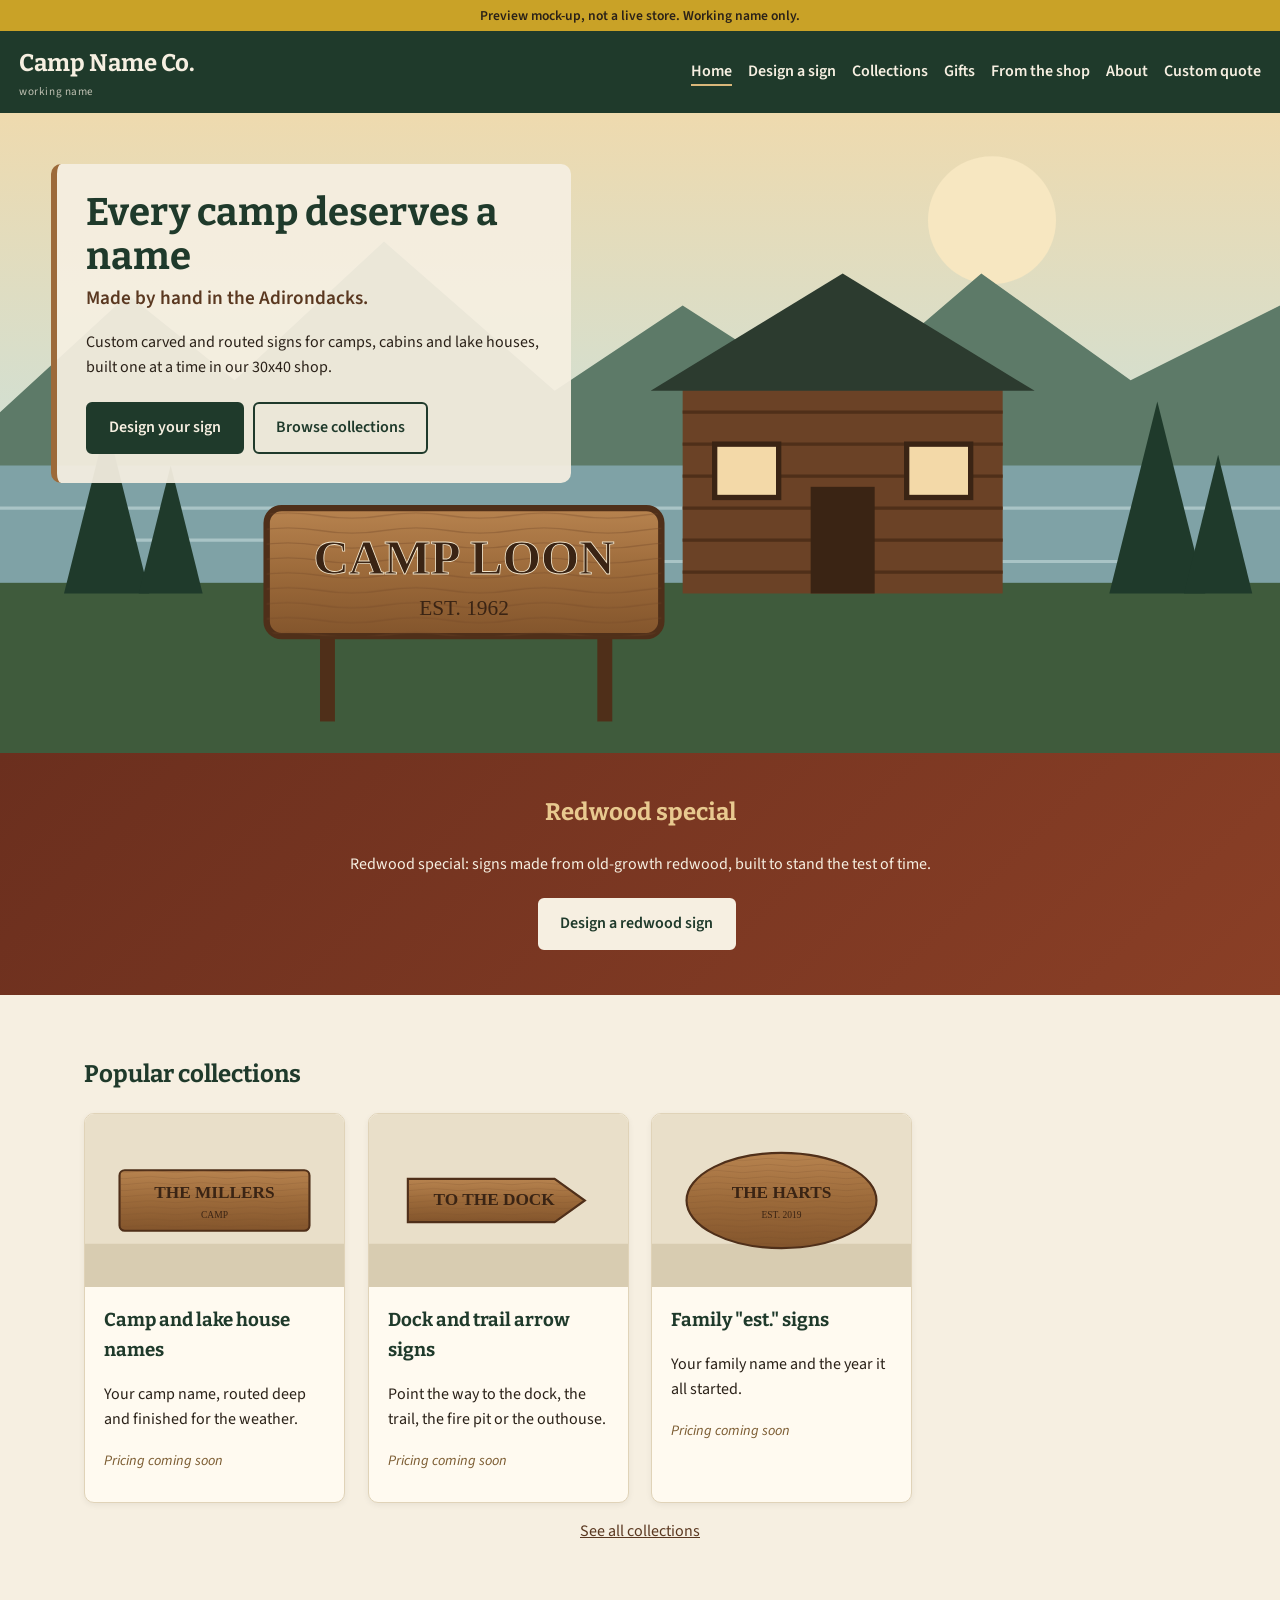
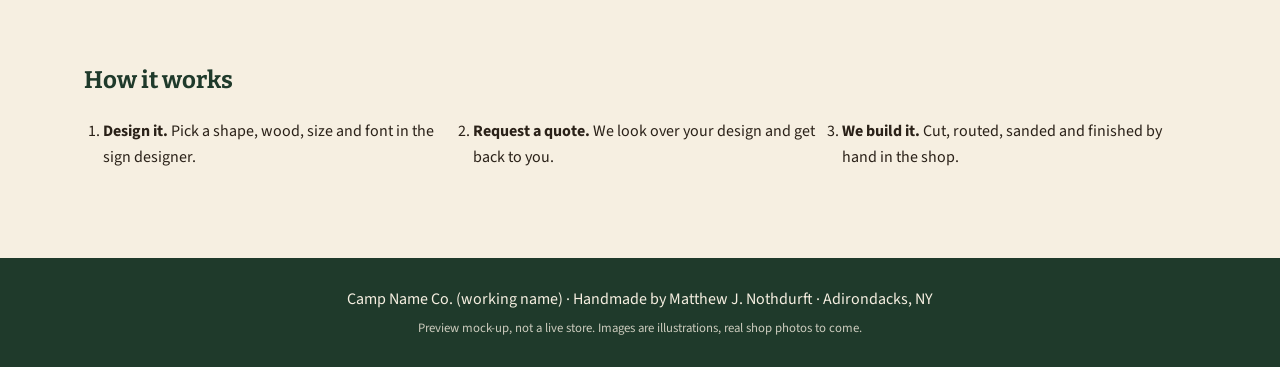
<file: index.html>
<!doctype html>
<html lang="en">
<head>
<meta charset="utf-8">
<meta name="viewport" content="width=device-width, initial-scale=1">
<meta name="robots" content="noindex, nofollow">
<title>Home | Camp Name Co. (preview)</title>
<link rel="preconnect" href="https://fonts.googleapis.com">
<link href="https://fonts.googleapis.com/css2?family=Bitter:wght@400;700&family=Cinzel:wght@700&family=Rye&family=Satisfy&family=Source+Sans+3:wght@400;600&display=swap" rel="stylesheet">
<link rel="stylesheet" href="styles.css">
</head>
<body>
<div class="preview-bar">Preview mock-up, not a live store. Working name only.</div>
<header class="site-header">
  <a class="brand" href="index.html">Camp Name Co.<small>working name</small></a>
  <button class="nav-toggle" aria-label="Menu" onclick="document.body.classList.toggle('nav-open')">Menu</button>
  <nav class="site-nav"><a href="index.html" aria-current="page">Home</a><a href="configurator.html">Design a sign</a><a href="collections.html">Collections</a><a href="gifts.html">Gifts</a><a href="from-the-shop.html">From the shop</a><a href="about.html">About</a><a href="contact.html">Custom quote</a></nav>
</header>
<main>

<section class="hero">
  <img src="images/hero.svg" alt="Illustration of a carved wooden camp sign in front of a lake cabin">
  <div class="hero-text">
    <h1>Every camp deserves a name</h1>
    <p class="lead">Made by hand in the Adirondacks.</p>
    <p>Custom carved and routed signs for camps, cabins and lake houses, built one at a time in our 30x40 shop.</p>
    <a class="btn" href="configurator.html">Design your sign</a>
    <a class="btn btn-ghost" href="collections.html">Browse collections</a>
  </div>
</section>
<section class="band redwood">
  <h2>Redwood special</h2>
  <p>Redwood special: signs made from old-growth redwood, built to stand the test of time.</p>
  <a class="btn" href="configurator.html?wood=redwood">Design a redwood sign</a>
</section>
<section class="wrap">
  <h2>Popular collections</h2>
  <div class="grid"><article class="card"><img src="images/col-camp.svg" alt="Illustration: Camp and lake house names"><div class="card-body"><h3>Camp and lake house names</h3><p>Your camp name, routed deep and finished for the weather.</p><p class="price">Pricing coming soon</p></div></article><article class="card"><img src="images/col-arrow.svg" alt="Illustration: Dock and trail arrow signs"><div class="card-body"><h3>Dock and trail arrow signs</h3><p>Point the way to the dock, the trail, the fire pit or the outhouse.</p><p class="price">Pricing coming soon</p></div></article><article class="card"><img src="images/col-est.svg" alt="Illustration: Family "est." signs"><div class="card-body"><h3>Family "est." signs</h3><p>Your family name and the year it all started.</p><p class="price">Pricing coming soon</p></div></article></div>
  <p class="center"><a href="collections.html">See all collections</a></p>
</section>
<section class="wrap how">
  <h2>How it works</h2>
  <ol class="steps">
    <li><strong>Design it.</strong> Pick a shape, wood, size and font in the sign designer.</li>
    <li><strong>Request a quote.</strong> We look over your design and get back to you.</li>
    <li><strong>We build it.</strong> Cut, routed, sanded and finished by hand in the shop.</li>
  </ol>
</section>
</main>
<footer class="site-footer">
  <p>Camp Name Co. (working name) · Handmade by Matthew J. Nothdurft · Adirondacks, NY</p>
  <p class="small">Preview mock-up, not a live store. Images are illustrations, real shop photos to come.</p>
</footer>

</body>
</html>
</file>
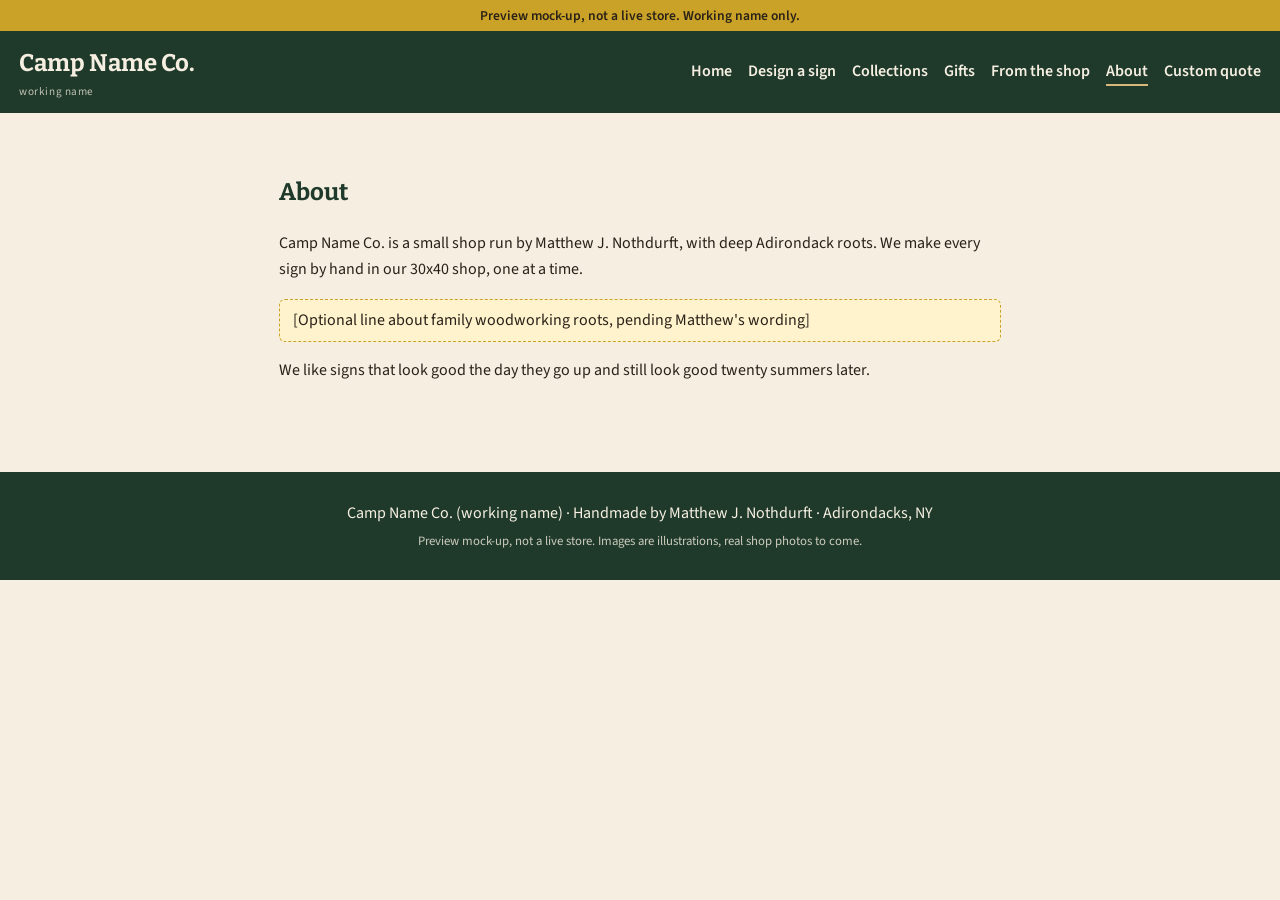
<file: about.html>
<!doctype html>
<html lang="en">
<head>
<meta charset="utf-8">
<meta name="viewport" content="width=device-width, initial-scale=1">
<meta name="robots" content="noindex, nofollow">
<title>About | Camp Name Co. (preview)</title>
<link rel="preconnect" href="https://fonts.googleapis.com">
<link href="https://fonts.googleapis.com/css2?family=Bitter:wght@400;700&family=Cinzel:wght@700&family=Rye&family=Satisfy&family=Source+Sans+3:wght@400;600&display=swap" rel="stylesheet">
<link rel="stylesheet" href="styles.css">
</head>
<body>
<div class="preview-bar">Preview mock-up, not a live store. Working name only.</div>
<header class="site-header">
  <a class="brand" href="index.html">Camp Name Co.<small>working name</small></a>
  <button class="nav-toggle" aria-label="Menu" onclick="document.body.classList.toggle('nav-open')">Menu</button>
  <nav class="site-nav"><a href="index.html">Home</a><a href="configurator.html">Design a sign</a><a href="collections.html">Collections</a><a href="gifts.html">Gifts</a><a href="from-the-shop.html">From the shop</a><a href="about.html" aria-current="page">About</a><a href="contact.html">Custom quote</a></nav>
</header>
<main>

<section class="wrap narrow">
  <h1>About</h1>
  <p>Camp Name Co. is a small shop run by Matthew J. Nothdurft, with deep Adirondack roots. We make every sign by hand in our 30x40 shop, one at a time.</p>
  <p class="placeholder">[Optional line about family woodworking roots, pending Matthew's wording]</p>
  <p>We like signs that look good the day they go up and still look good twenty summers later.</p>
</section>
</main>
<footer class="site-footer">
  <p>Camp Name Co. (working name) · Handmade by Matthew J. Nothdurft · Adirondacks, NY</p>
  <p class="small">Preview mock-up, not a live store. Images are illustrations, real shop photos to come.</p>
</footer>

</body>
</html>
</file>
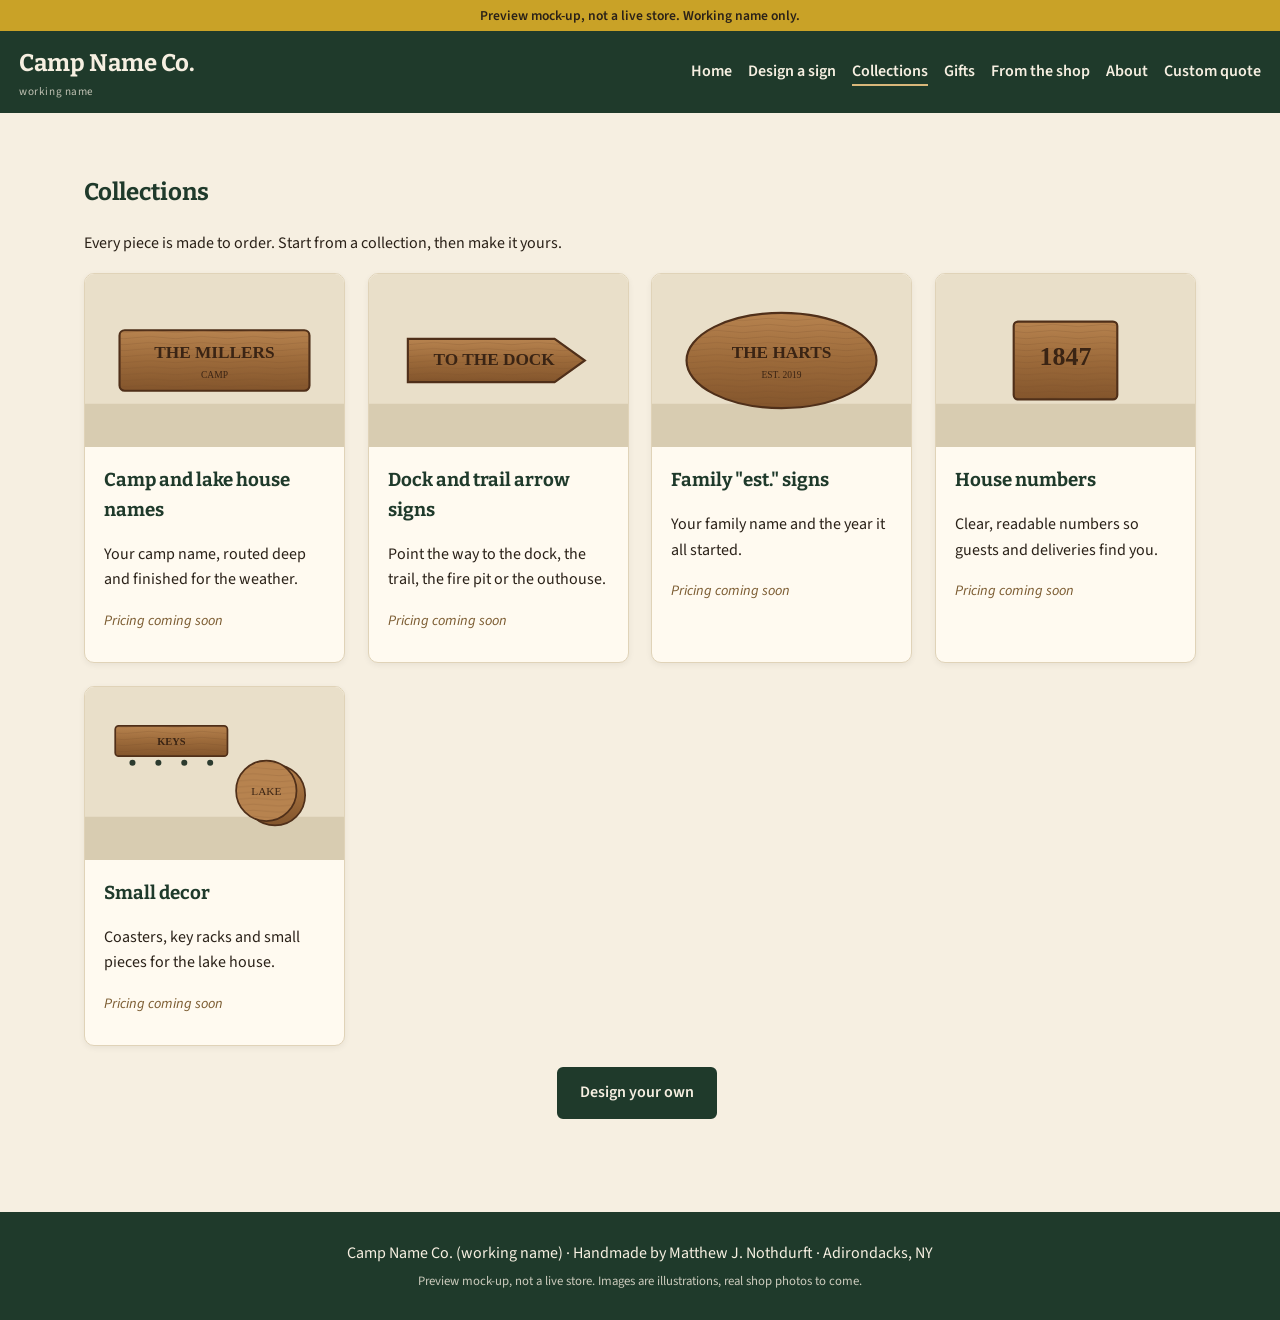
<file: collections.html>
<!doctype html>
<html lang="en">
<head>
<meta charset="utf-8">
<meta name="viewport" content="width=device-width, initial-scale=1">
<meta name="robots" content="noindex, nofollow">
<title>Collections | Camp Name Co. (preview)</title>
<link rel="preconnect" href="https://fonts.googleapis.com">
<link href="https://fonts.googleapis.com/css2?family=Bitter:wght@400;700&family=Cinzel:wght@700&family=Rye&family=Satisfy&family=Source+Sans+3:wght@400;600&display=swap" rel="stylesheet">
<link rel="stylesheet" href="styles.css">
</head>
<body>
<div class="preview-bar">Preview mock-up, not a live store. Working name only.</div>
<header class="site-header">
  <a class="brand" href="index.html">Camp Name Co.<small>working name</small></a>
  <button class="nav-toggle" aria-label="Menu" onclick="document.body.classList.toggle('nav-open')">Menu</button>
  <nav class="site-nav"><a href="index.html">Home</a><a href="configurator.html">Design a sign</a><a href="collections.html" aria-current="page">Collections</a><a href="gifts.html">Gifts</a><a href="from-the-shop.html">From the shop</a><a href="about.html">About</a><a href="contact.html">Custom quote</a></nav>
</header>
<main>

<section class="wrap">
  <h1>Collections</h1>
  <p>Every piece is made to order. Start from a collection, then make it yours.</p>
  <div class="grid"><article class="card"><img src="images/col-camp.svg" alt="Illustration: Camp and lake house names"><div class="card-body"><h3>Camp and lake house names</h3><p>Your camp name, routed deep and finished for the weather.</p><p class="price">Pricing coming soon</p></div></article><article class="card"><img src="images/col-arrow.svg" alt="Illustration: Dock and trail arrow signs"><div class="card-body"><h3>Dock and trail arrow signs</h3><p>Point the way to the dock, the trail, the fire pit or the outhouse.</p><p class="price">Pricing coming soon</p></div></article><article class="card"><img src="images/col-est.svg" alt="Illustration: Family "est." signs"><div class="card-body"><h3>Family "est." signs</h3><p>Your family name and the year it all started.</p><p class="price">Pricing coming soon</p></div></article><article class="card"><img src="images/col-numbers.svg" alt="Illustration: House numbers"><div class="card-body"><h3>House numbers</h3><p>Clear, readable numbers so guests and deliveries find you.</p><p class="price">Pricing coming soon</p></div></article><article class="card"><img src="images/col-decor.svg" alt="Illustration: Small decor"><div class="card-body"><h3>Small decor</h3><p>Coasters, key racks and small pieces for the lake house.</p><p class="price">Pricing coming soon</p></div></article></div>
  <p class="center"><a class="btn" href="configurator.html">Design your own</a></p>
</section>
</main>
<footer class="site-footer">
  <p>Camp Name Co. (working name) · Handmade by Matthew J. Nothdurft · Adirondacks, NY</p>
  <p class="small">Preview mock-up, not a live store. Images are illustrations, real shop photos to come.</p>
</footer>

</body>
</html>
</file>
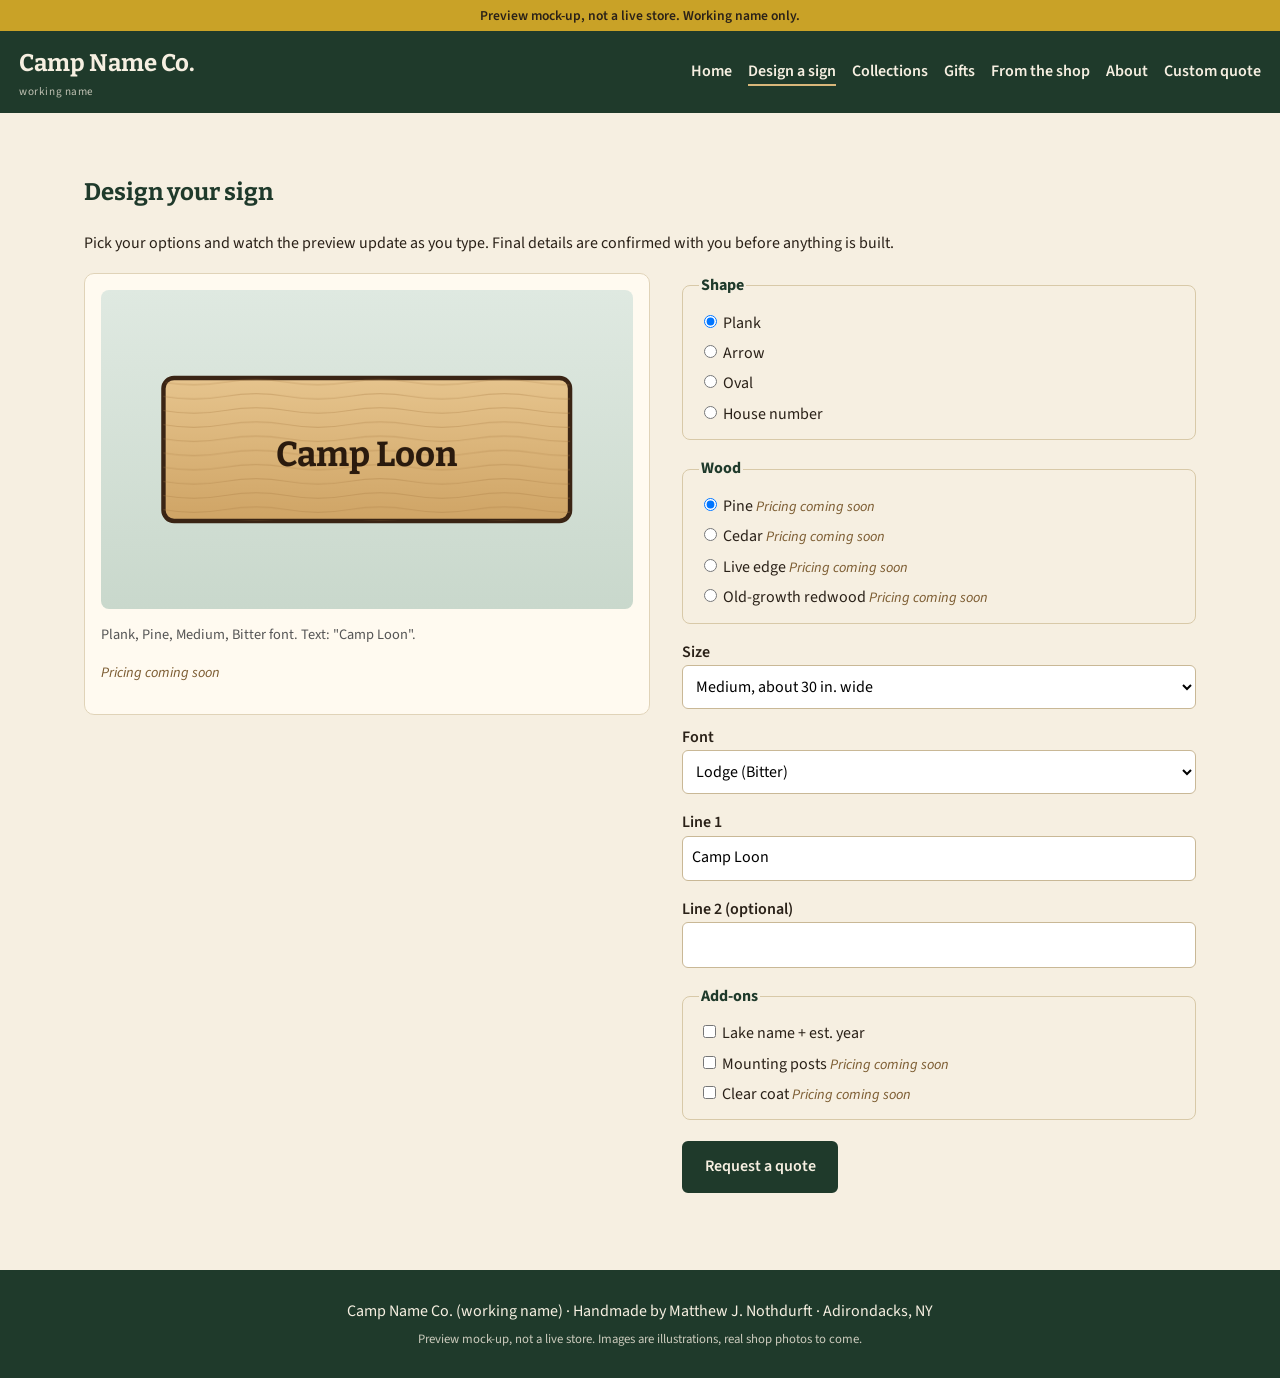
<file: configurator.html>
<!doctype html>
<html lang="en">
<head>
<meta charset="utf-8">
<meta name="viewport" content="width=device-width, initial-scale=1">
<meta name="robots" content="noindex, nofollow">
<title>Design a sign | Camp Name Co. (preview)</title>
<link rel="preconnect" href="https://fonts.googleapis.com">
<link href="https://fonts.googleapis.com/css2?family=Bitter:wght@400;700&family=Cinzel:wght@700&family=Rye&family=Satisfy&family=Source+Sans+3:wght@400;600&display=swap" rel="stylesheet">
<link rel="stylesheet" href="styles.css">
</head>
<body>
<div class="preview-bar">Preview mock-up, not a live store. Working name only.</div>
<header class="site-header">
  <a class="brand" href="index.html">Camp Name Co.<small>working name</small></a>
  <button class="nav-toggle" aria-label="Menu" onclick="document.body.classList.toggle('nav-open')">Menu</button>
  <nav class="site-nav"><a href="index.html">Home</a><a href="configurator.html" aria-current="page">Design a sign</a><a href="collections.html">Collections</a><a href="gifts.html">Gifts</a><a href="from-the-shop.html">From the shop</a><a href="about.html">About</a><a href="contact.html">Custom quote</a></nav>
</header>
<main>

<section class="wrap">
  <h1>Design your sign</h1>
  <p>Pick your options and watch the preview update as you type. Final details are confirmed with you before anything is built.</p>
  <div class="config">
    <div class="preview-pane">
      <div id="signPreview" class="sign-stage" aria-live="polite"></div>
      <p id="summary" class="summary"></p>
      <p class="price">Pricing coming soon</p>
    </div>
    <form id="configForm" class="config-form" onsubmit="return false">
      <fieldset><legend>Shape</legend>
        <label><input type="radio" name="shape" value="plank" checked> Plank</label>
        <label><input type="radio" name="shape" value="arrow"> Arrow</label>
        <label><input type="radio" name="shape" value="oval"> Oval</label>
        <label><input type="radio" name="shape" value="number"> House number</label>
      </fieldset>
      <fieldset><legend>Wood</legend>
        <label><input type="radio" name="wood" value="pine" checked> Pine <span class="price">Pricing coming soon</span></label>
        <label><input type="radio" name="wood" value="cedar"> Cedar <span class="price">Pricing coming soon</span></label>
        <label><input type="radio" name="wood" value="liveedge"> Live edge <span class="price">Pricing coming soon</span></label>
        <label><input type="radio" name="wood" value="redwood"> Old-growth redwood <span class="price">Pricing coming soon</span></label>
      </fieldset>
      <label class="field">Size
        <select name="size">
          <option value="small">Small, about 18 in. wide</option>
          <option value="medium" selected>Medium, about 30 in. wide</option>
          <option value="large">Large, about 48 in. wide</option>
          <option value="xl">Extra large, about 60 in. wide</option>
        </select>
      </label>
      <label class="field">Font
        <select name="font">
          <option value="Rye">Camp (Rye)</option>
          <option value="Cinzel">Classic (Cinzel)</option>
          <option value="Bitter" selected>Lodge (Bitter)</option>
          <option value="Satisfy">Script (Satisfy)</option>
        </select>
      </label>
      <label class="field">Line 1 <input type="text" name="line1" maxlength="24" value="Camp Loon"></label>
      <label class="field">Line 2 (optional) <input type="text" name="line2" maxlength="32" value=""></label>
      <fieldset><legend>Add-ons</legend>
        <label><input type="checkbox" name="lakeest"> Lake name + est. year</label>
        <div id="lakeFields" class="sub" hidden>
          <label class="field">Lake name <input type="text" name="lake" maxlength="24" value="Schroon Lake"></label>
          <label class="field">Est. year <input type="text" name="year" maxlength="4" inputmode="numeric" value="1962"></label>
        </div>
        <label><input type="checkbox" name="posts"> Mounting posts <span class="price">Pricing coming soon</span></label>
        <label><input type="checkbox" name="clear"> Clear coat <span class="price">Pricing coming soon</span></label>
      </fieldset>
      <a id="quoteBtn" class="btn" href="contact.html">Request a quote</a>
    </form>
  </div>
</section>
</main>
<footer class="site-footer">
  <p>Camp Name Co. (working name) · Handmade by Matthew J. Nothdurft · Adirondacks, NY</p>
  <p class="small">Preview mock-up, not a live store. Images are illustrations, real shop photos to come.</p>
</footer>
<script src="configurator.js"></script>
</body>
</html>
</file>
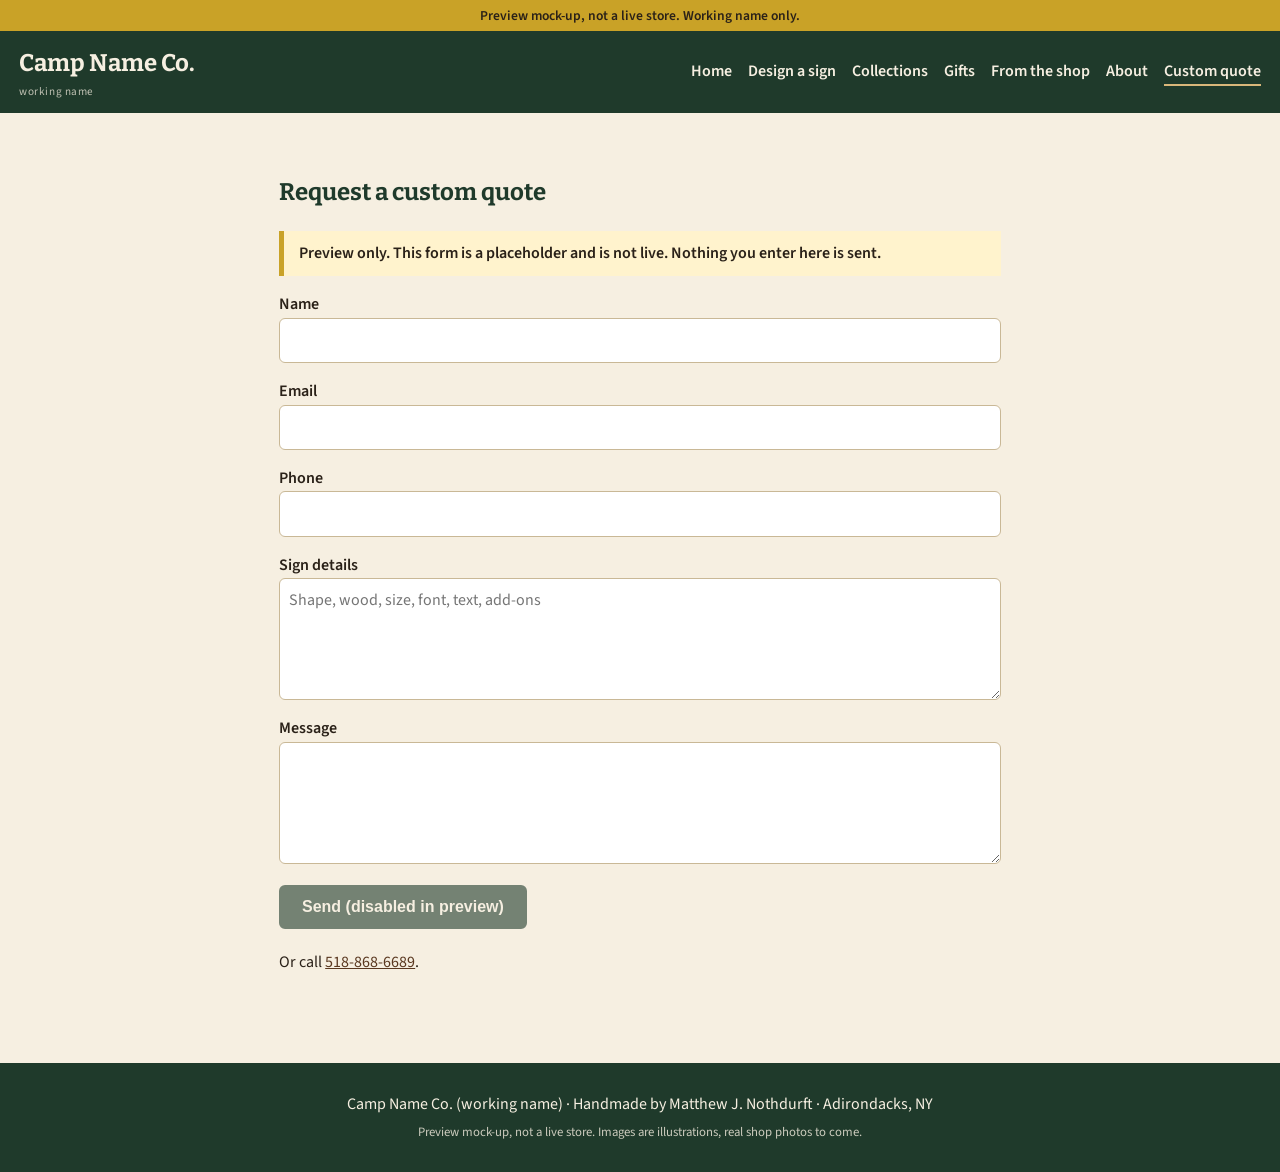
<file: contact.html>
<!doctype html>
<html lang="en">
<head>
<meta charset="utf-8">
<meta name="viewport" content="width=device-width, initial-scale=1">
<meta name="robots" content="noindex, nofollow">
<title>Custom quote | Camp Name Co. (preview)</title>
<link rel="preconnect" href="https://fonts.googleapis.com">
<link href="https://fonts.googleapis.com/css2?family=Bitter:wght@400;700&family=Cinzel:wght@700&family=Rye&family=Satisfy&family=Source+Sans+3:wght@400;600&display=swap" rel="stylesheet">
<link rel="stylesheet" href="styles.css">
</head>
<body>
<div class="preview-bar">Preview mock-up, not a live store. Working name only.</div>
<header class="site-header">
  <a class="brand" href="index.html">Camp Name Co.<small>working name</small></a>
  <button class="nav-toggle" aria-label="Menu" onclick="document.body.classList.toggle('nav-open')">Menu</button>
  <nav class="site-nav"><a href="index.html">Home</a><a href="configurator.html">Design a sign</a><a href="collections.html">Collections</a><a href="gifts.html">Gifts</a><a href="from-the-shop.html">From the shop</a><a href="about.html">About</a><a href="contact.html" aria-current="page">Custom quote</a></nav>
</header>
<main>

<section class="wrap narrow">
  <h1>Request a custom quote</h1>
  <p class="notice">Preview only. This form is a placeholder and is not live. Nothing you enter here is sent.</p>
  <form class="quote-form" action="https://formspree.io/f/PLACEHOLDER" method="POST">
    <label class="field">Name <input type="text" name="name" required></label>
    <label class="field">Email <input type="email" name="email" required></label>
    <label class="field">Phone <input type="tel" name="phone"></label>
    <label class="field">Sign details <textarea name="sign_details" id="signDetails" rows="4" placeholder="Shape, wood, size, font, text, add-ons"></textarea></label>
    <label class="field">Message <textarea name="message" rows="4"></textarea></label>
    <button class="btn" type="submit" disabled title="Preview only">Send (disabled in preview)</button>
  </form>
  <p>Or call <a href="tel:+15188686689">518-868-6689</a>.</p>
</section>
<script>
var p=new URLSearchParams(location.search),d=p.get('design');
if(d){document.getElementById('signDetails').value=d;}
if(p.get('type')==='bulk'){document.getElementById('signDetails').value='Bulk order for agents: ';}
</script>
</main>
<footer class="site-footer">
  <p>Camp Name Co. (working name) · Handmade by Matthew J. Nothdurft · Adirondacks, NY</p>
  <p class="small">Preview mock-up, not a live store. Images are illustrations, real shop photos to come.</p>
</footer>

</body>
</html>
</file>
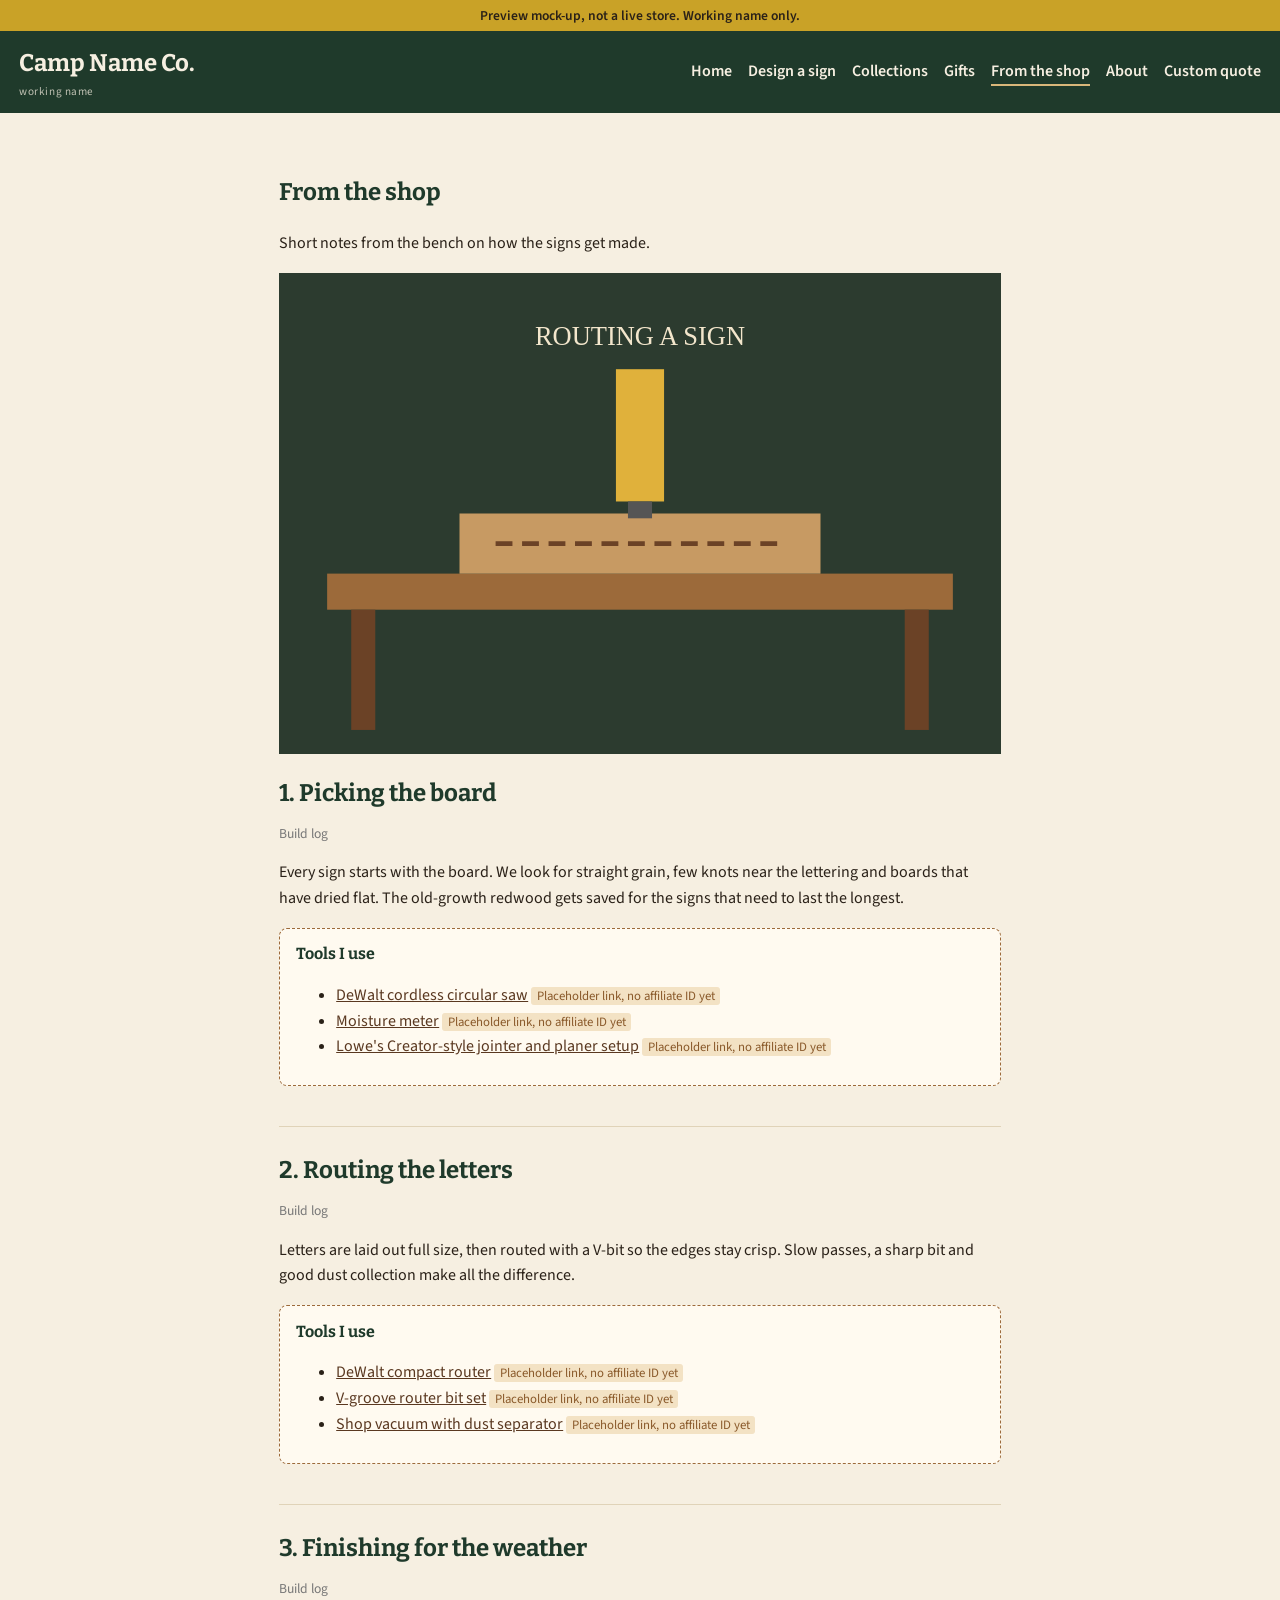
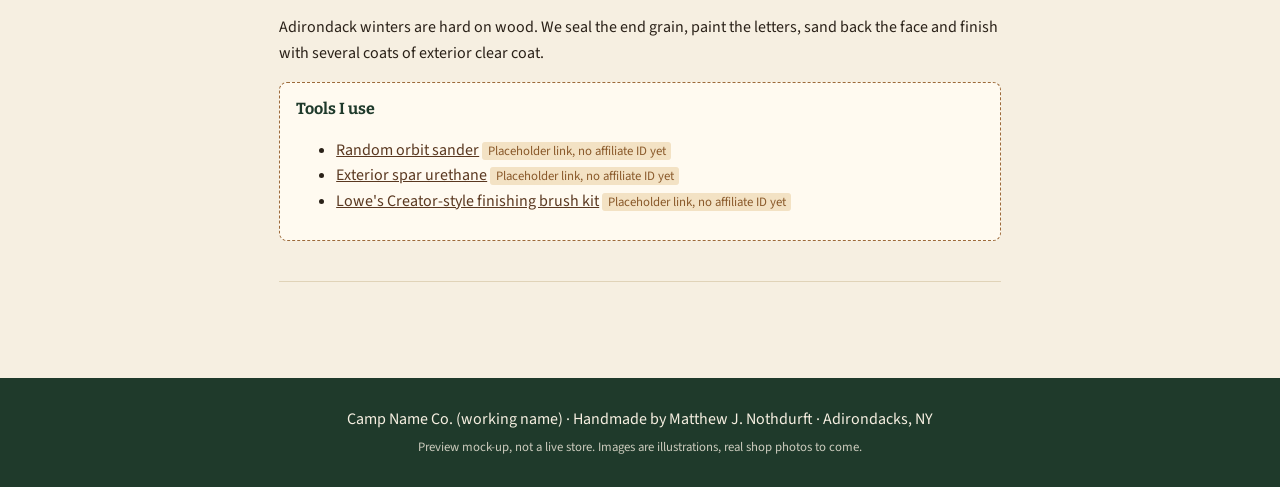
<file: from-the-shop.html>
<!doctype html>
<html lang="en">
<head>
<meta charset="utf-8">
<meta name="viewport" content="width=device-width, initial-scale=1">
<meta name="robots" content="noindex, nofollow">
<title>From the shop | Camp Name Co. (preview)</title>
<link rel="preconnect" href="https://fonts.googleapis.com">
<link href="https://fonts.googleapis.com/css2?family=Bitter:wght@400;700&family=Cinzel:wght@700&family=Rye&family=Satisfy&family=Source+Sans+3:wght@400;600&display=swap" rel="stylesheet">
<link rel="stylesheet" href="styles.css">
</head>
<body>
<div class="preview-bar">Preview mock-up, not a live store. Working name only.</div>
<header class="site-header">
  <a class="brand" href="index.html">Camp Name Co.<small>working name</small></a>
  <button class="nav-toggle" aria-label="Menu" onclick="document.body.classList.toggle('nav-open')">Menu</button>
  <nav class="site-nav"><a href="index.html">Home</a><a href="configurator.html">Design a sign</a><a href="collections.html">Collections</a><a href="gifts.html">Gifts</a><a href="from-the-shop.html" aria-current="page">From the shop</a><a href="about.html">About</a><a href="contact.html">Custom quote</a></nav>
</header>
<main>

<section class="wrap narrow">
  <h1>From the shop</h1>
  <p>Short notes from the bench on how the signs get made.</p>
  <article class="post"><img src="images/shop.svg" alt="Illustration: routing a sign on the bench">
    <h2>1. Picking the board</h2>
    <p class="meta">Build log</p>
    <p>Every sign starts with the board. We look for straight grain, few knots near the lettering and boards that have dried flat. The old-growth redwood gets saved for the signs that need to last the longest.</p>
    <aside class="tools"><h4>Tools I use</h4><ul><li><a href="#">DeWalt cordless circular saw</a> <span class="ph">Placeholder link, no affiliate ID yet</span></li><li><a href="#">Moisture meter</a> <span class="ph">Placeholder link, no affiliate ID yet</span></li><li><a href="#">Lowe's Creator-style jointer and planer setup</a> <span class="ph">Placeholder link, no affiliate ID yet</span></li></ul></aside>
  </article>
  <article class="post">
    <h2>2. Routing the letters</h2>
    <p class="meta">Build log</p>
    <p>Letters are laid out full size, then routed with a V-bit so the edges stay crisp. Slow passes, a sharp bit and good dust collection make all the difference.</p>
    <aside class="tools"><h4>Tools I use</h4><ul><li><a href="#">DeWalt compact router</a> <span class="ph">Placeholder link, no affiliate ID yet</span></li><li><a href="#">V-groove router bit set</a> <span class="ph">Placeholder link, no affiliate ID yet</span></li><li><a href="#">Shop vacuum with dust separator</a> <span class="ph">Placeholder link, no affiliate ID yet</span></li></ul></aside>
  </article>
  <article class="post">
    <h2>3. Finishing for the weather</h2>
    <p class="meta">Build log</p>
    <p>Adirondack winters are hard on wood. We seal the end grain, paint the letters, sand back the face and finish with several coats of exterior clear coat.</p>
    <aside class="tools"><h4>Tools I use</h4><ul><li><a href="#">Random orbit sander</a> <span class="ph">Placeholder link, no affiliate ID yet</span></li><li><a href="#">Exterior spar urethane</a> <span class="ph">Placeholder link, no affiliate ID yet</span></li><li><a href="#">Lowe's Creator-style finishing brush kit</a> <span class="ph">Placeholder link, no affiliate ID yet</span></li></ul></aside>
  </article>
</section>
</main>
<footer class="site-footer">
  <p>Camp Name Co. (working name) · Handmade by Matthew J. Nothdurft · Adirondacks, NY</p>
  <p class="small">Preview mock-up, not a live store. Images are illustrations, real shop photos to come.</p>
</footer>

</body>
</html>
</file>
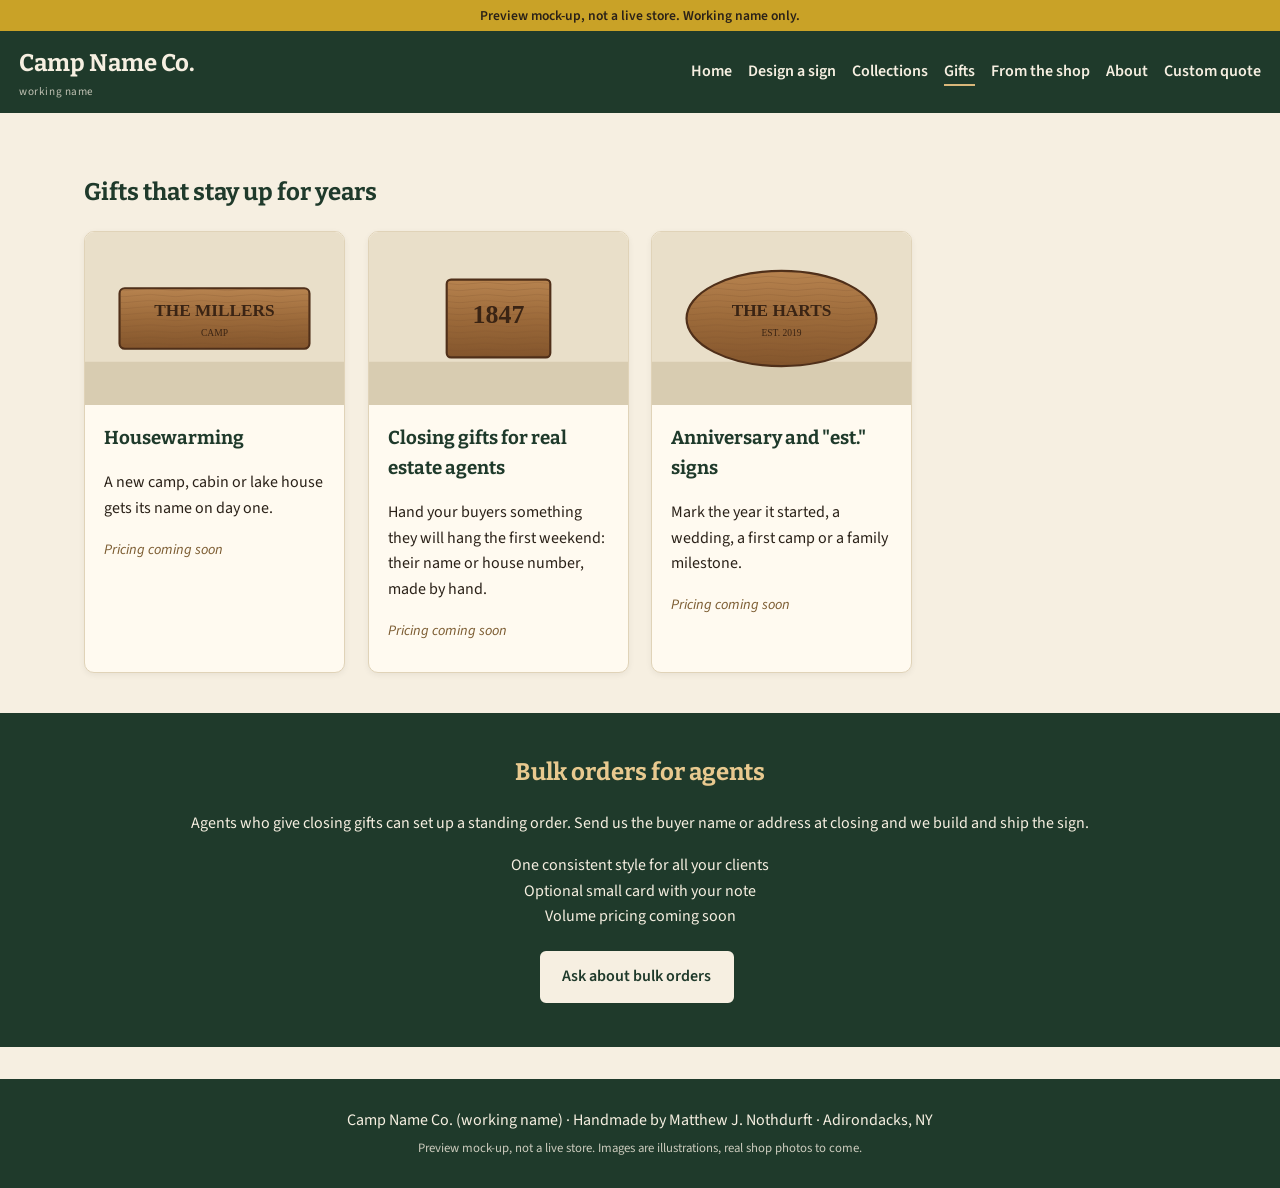
<file: gifts.html>
<!doctype html>
<html lang="en">
<head>
<meta charset="utf-8">
<meta name="viewport" content="width=device-width, initial-scale=1">
<meta name="robots" content="noindex, nofollow">
<title>Gifts | Camp Name Co. (preview)</title>
<link rel="preconnect" href="https://fonts.googleapis.com">
<link href="https://fonts.googleapis.com/css2?family=Bitter:wght@400;700&family=Cinzel:wght@700&family=Rye&family=Satisfy&family=Source+Sans+3:wght@400;600&display=swap" rel="stylesheet">
<link rel="stylesheet" href="styles.css">
</head>
<body>
<div class="preview-bar">Preview mock-up, not a live store. Working name only.</div>
<header class="site-header">
  <a class="brand" href="index.html">Camp Name Co.<small>working name</small></a>
  <button class="nav-toggle" aria-label="Menu" onclick="document.body.classList.toggle('nav-open')">Menu</button>
  <nav class="site-nav"><a href="index.html">Home</a><a href="configurator.html">Design a sign</a><a href="collections.html">Collections</a><a href="gifts.html" aria-current="page">Gifts</a><a href="from-the-shop.html">From the shop</a><a href="about.html">About</a><a href="contact.html">Custom quote</a></nav>
</header>
<main>

<section class="wrap">
  <h1>Gifts that stay up for years</h1>
  <div class="grid">
    <article class="card"><img src="images/col-camp.svg" alt="Illustration: camp name sign"><div class="card-body"><h3>Housewarming</h3><p>A new camp, cabin or lake house gets its name on day one.</p><p class="price">Pricing coming soon</p></div></article>
    <article class="card"><img src="images/col-numbers.svg" alt="Illustration: house number sign"><div class="card-body"><h3>Closing gifts for real estate agents</h3><p>Hand your buyers something they will hang the first weekend: their name or house number, made by hand.</p><p class="price">Pricing coming soon</p></div></article>
    <article class="card"><img src="images/col-est.svg" alt="Illustration: family est. sign"><div class="card-body"><h3>Anniversary and "est." signs</h3><p>Mark the year it started, a wedding, a first camp or a family milestone.</p><p class="price">Pricing coming soon</p></div></article>
  </div>
</section>
<section class="band" id="bulk">
  <h2>Bulk orders for agents</h2>
  <p>Agents who give closing gifts can set up a standing order. Send us the buyer name or address at closing and we build and ship the sign.</p>
  <ul class="ticks">
    <li>One consistent style for all your clients</li>
    <li>Optional small card with your note</li>
    <li>Volume pricing coming soon</li>
  </ul>
  <a class="btn" href="contact.html?type=bulk">Ask about bulk orders</a>
</section>
</main>
<footer class="site-footer">
  <p>Camp Name Co. (working name) · Handmade by Matthew J. Nothdurft · Adirondacks, NY</p>
  <p class="small">Preview mock-up, not a live store. Images are illustrations, real shop photos to come.</p>
</footer>

</body>
</html>
</file>
<file: styles.css>
/* Camp Name Co. preview styles */
:root{--green:#1f3a2b;--green2:#2c4a37;--cream:#f6efe1;--wood:#9c6a3a;--wood-dark:#5a3820;--ink:#2a2118}
*{box-sizing:border-box}
body{margin:0;font-family:"Source Sans 3",system-ui,sans-serif;color:var(--ink);background:var(--cream);line-height:1.6}
h1,h2,h3,h4,.brand{font-family:"Bitter",Georgia,serif;color:var(--green)}
img{max-width:100%;display:block}
a{color:var(--wood-dark)}
.preview-bar{background:#c9a227;color:#2a2118;text-align:center;font-size:.85rem;padding:.3rem;font-weight:600}
.site-header{background:var(--green);display:flex;align-items:center;justify-content:space-between;padding:.8rem 1.2rem;flex-wrap:wrap;gap:.5rem}
.brand{color:var(--cream);text-decoration:none;font-size:1.5rem;font-weight:700}
.brand small{display:block;font-size:.7rem;font-family:"Source Sans 3",sans-serif;font-weight:400;opacity:.75;letter-spacing:.05em}
.site-nav{display:flex;gap:1rem;flex-wrap:wrap}
.site-nav a{color:var(--cream);text-decoration:none;font-weight:600}
.site-nav a[aria-current]{border-bottom:2px solid #d9b77a}
.nav-toggle{display:none;background:none;border:1px solid var(--cream);color:var(--cream);padding:.3rem .7rem;border-radius:4px}
.hero{position:relative;background:var(--green)}
.hero img{width:100%;max-height:640px;object-fit:cover}
.hero-text{position:absolute;left:4%;top:8%;max-width:520px;background:rgba(246,239,225,.93);padding:1.5rem 1.8rem;border-radius:10px;border-left:6px solid var(--wood)}
.hero-text h1{margin:.1rem 0;font-size:2.4rem;line-height:1.15}
.lead{font-size:1.2rem;font-weight:600;color:var(--wood-dark);margin:.3rem 0}
.btn{display:inline-block;background:var(--green);color:var(--cream);padding:.7rem 1.3rem;border-radius:6px;text-decoration:none;font-weight:600;border:2px solid var(--green);margin:.3rem .4rem .3rem 0;cursor:pointer;font-size:1rem}
.btn:hover{background:var(--green2)}
.btn-ghost{background:transparent;color:var(--green)}
.btn[disabled]{opacity:.6;cursor:not-allowed}
.band{background:var(--green);color:var(--cream);text-align:center;padding:2.5rem 1.2rem}
.band h2{color:#e8c98f;margin-top:0}
.band .btn{background:var(--cream);color:var(--green);border-color:var(--cream)}
.redwood{background:linear-gradient(135deg,#6b2f1e,#8a3f26)}
.wrap{max-width:1150px;margin:0 auto;padding:2.5rem 1.2rem}
.narrow{max-width:760px}
.center{text-align:center}
.grid{display:grid;grid-template-columns:repeat(auto-fill,minmax(260px,1fr));gap:1.4rem}
.card{background:#fffaf0;border:1px solid #e0d3b8;border-radius:10px;overflow:hidden;box-shadow:0 2px 6px rgba(0,0,0,.06)}
.card-body{padding:1rem 1.2rem}
.card h3{margin:.2rem 0}
.price{color:#7a5a2f;font-style:italic;font-size:.9rem}
.steps{display:grid;grid-template-columns:repeat(auto-fit,minmax(220px,1fr));gap:1rem;padding-left:1.2rem}
.ticks{list-style:none;padding:0}
.config{display:grid;grid-template-columns:1.1fr 1fr;gap:2rem;align-items:start}
.preview-pane{position:sticky;top:1rem;background:#fffaf0;border:1px solid #e0d3b8;border-radius:10px;padding:1rem}
.sign-stage{background:linear-gradient(#dfe9e1,#c9d8cc);border-radius:8px;min-height:280px;display:flex;align-items:center;justify-content:center}
.sign-stage svg{width:100%;height:auto}
.summary{font-size:.9rem;color:#555}
.config-form fieldset{border:1px solid #d8c9a8;border-radius:8px;margin:0 0 1rem;padding:.6rem 1rem}
.config-form legend{font-weight:700;color:var(--green)}
.config-form fieldset>label{display:block;padding:.15rem 0}
.field{display:block;margin:0 0 1rem;font-weight:600}
.field input,.field select,.field textarea{display:block;width:100%;padding:.55rem;border:1px solid #c9b896;border-radius:6px;font:inherit;font-weight:400;background:#fff}
.sub{padding-left:1.2rem}
.tools{background:#fffaf0;border:1px dashed var(--wood);border-radius:8px;padding:.6rem 1rem;margin:1rem 0}
.tools h4{margin:.2rem 0}
.ph{font-size:.8rem;color:#8a5a2b;background:#f3e2c4;padding:0 .35rem;border-radius:3px}
.post{border-bottom:1px solid #e0d3b8;padding-bottom:1.5rem;margin-bottom:1.5rem}
.meta{color:#777;font-size:.85rem;margin-top:-.6rem}
.placeholder{background:#fff3cd;border:1px dashed #c9a227;padding:.5rem .8rem;border-radius:6px}
.notice{background:#fff3cd;border-left:5px solid #c9a227;padding:.6rem .9rem;font-weight:600}
.site-footer{background:var(--green);color:var(--cream);text-align:center;padding:1.5rem 1rem;margin-top:2rem}
.site-footer p{margin:.3rem 0}
.small{font-size:.8rem;opacity:.8}
@media (max-width:820px){
  .nav-toggle{display:block}
  .site-nav{display:none;width:100%;flex-direction:column;gap:.4rem}
  body.nav-open .site-nav{display:flex}
  .hero-text{position:static;max-width:none;border-radius:0}
  .hero-text h1{font-size:1.9rem}
  .config{grid-template-columns:1fr}
  .preview-pane{position:static}
}
</file>
